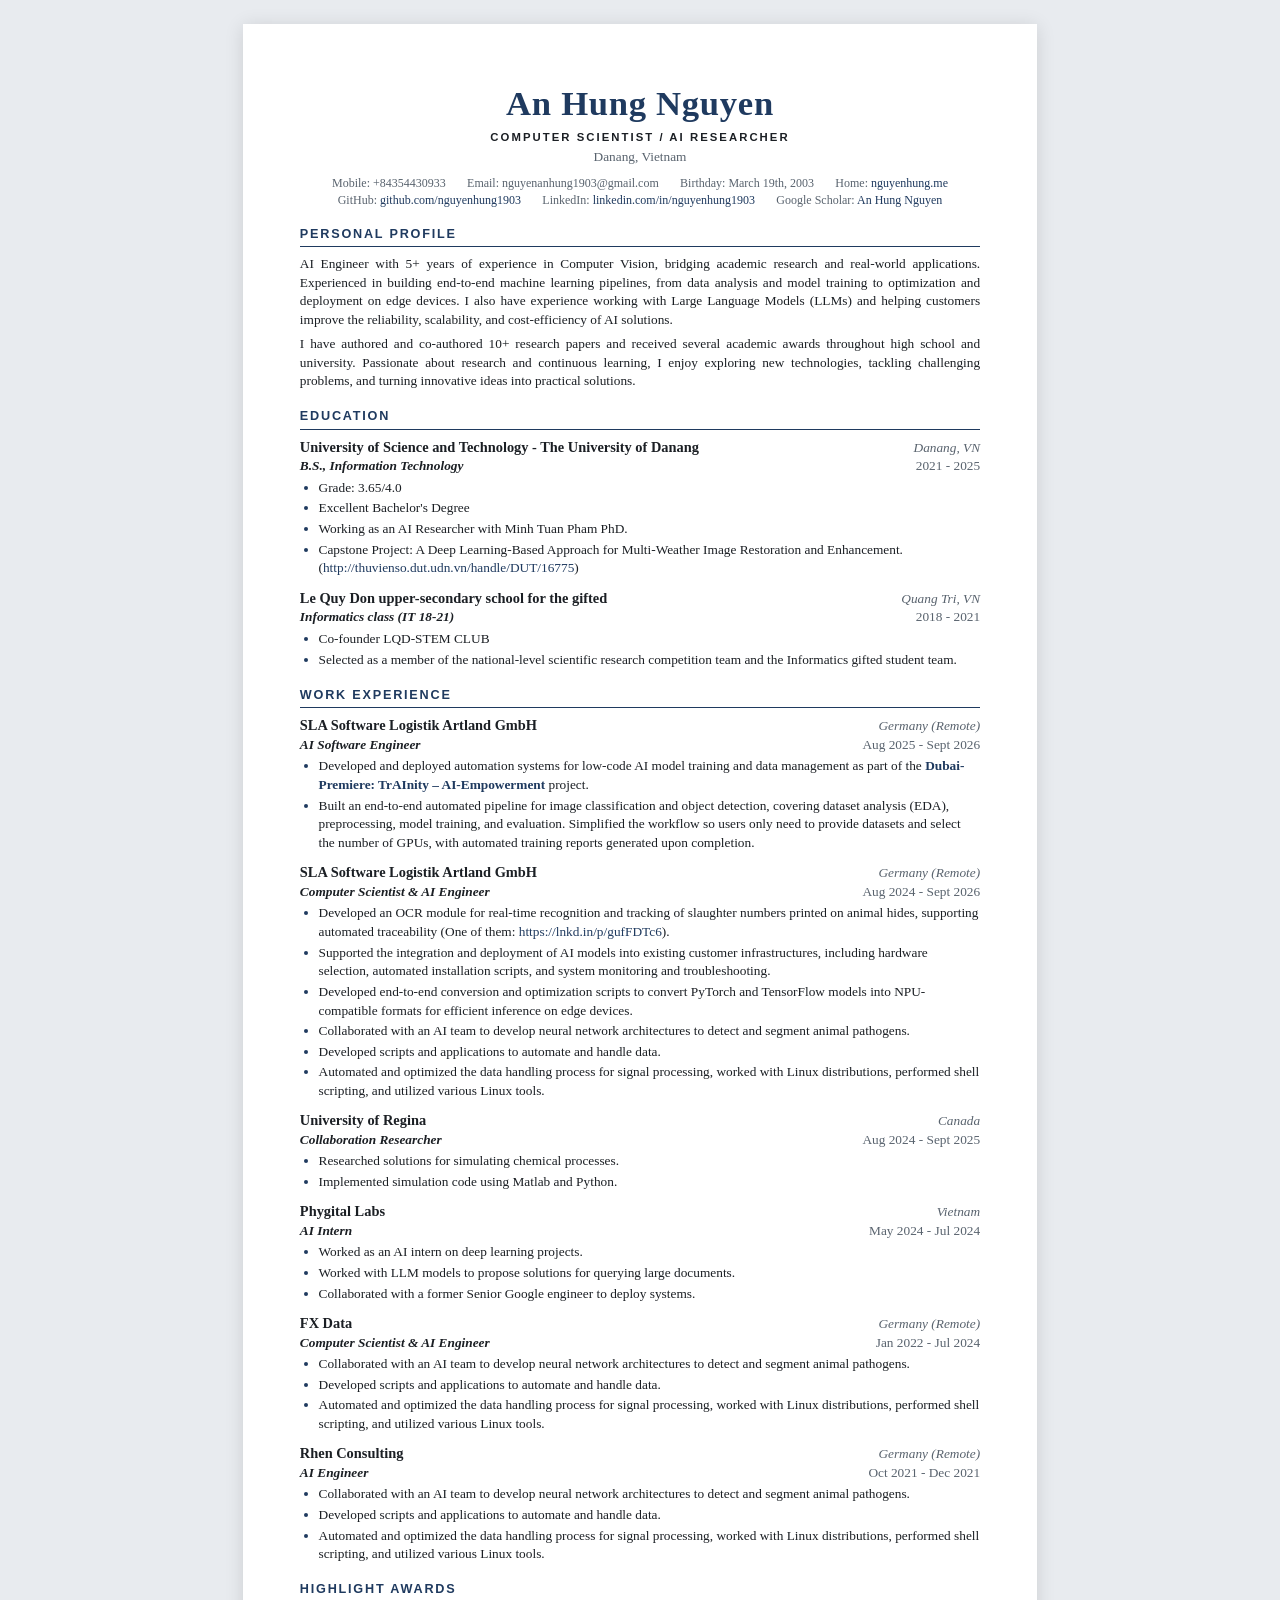
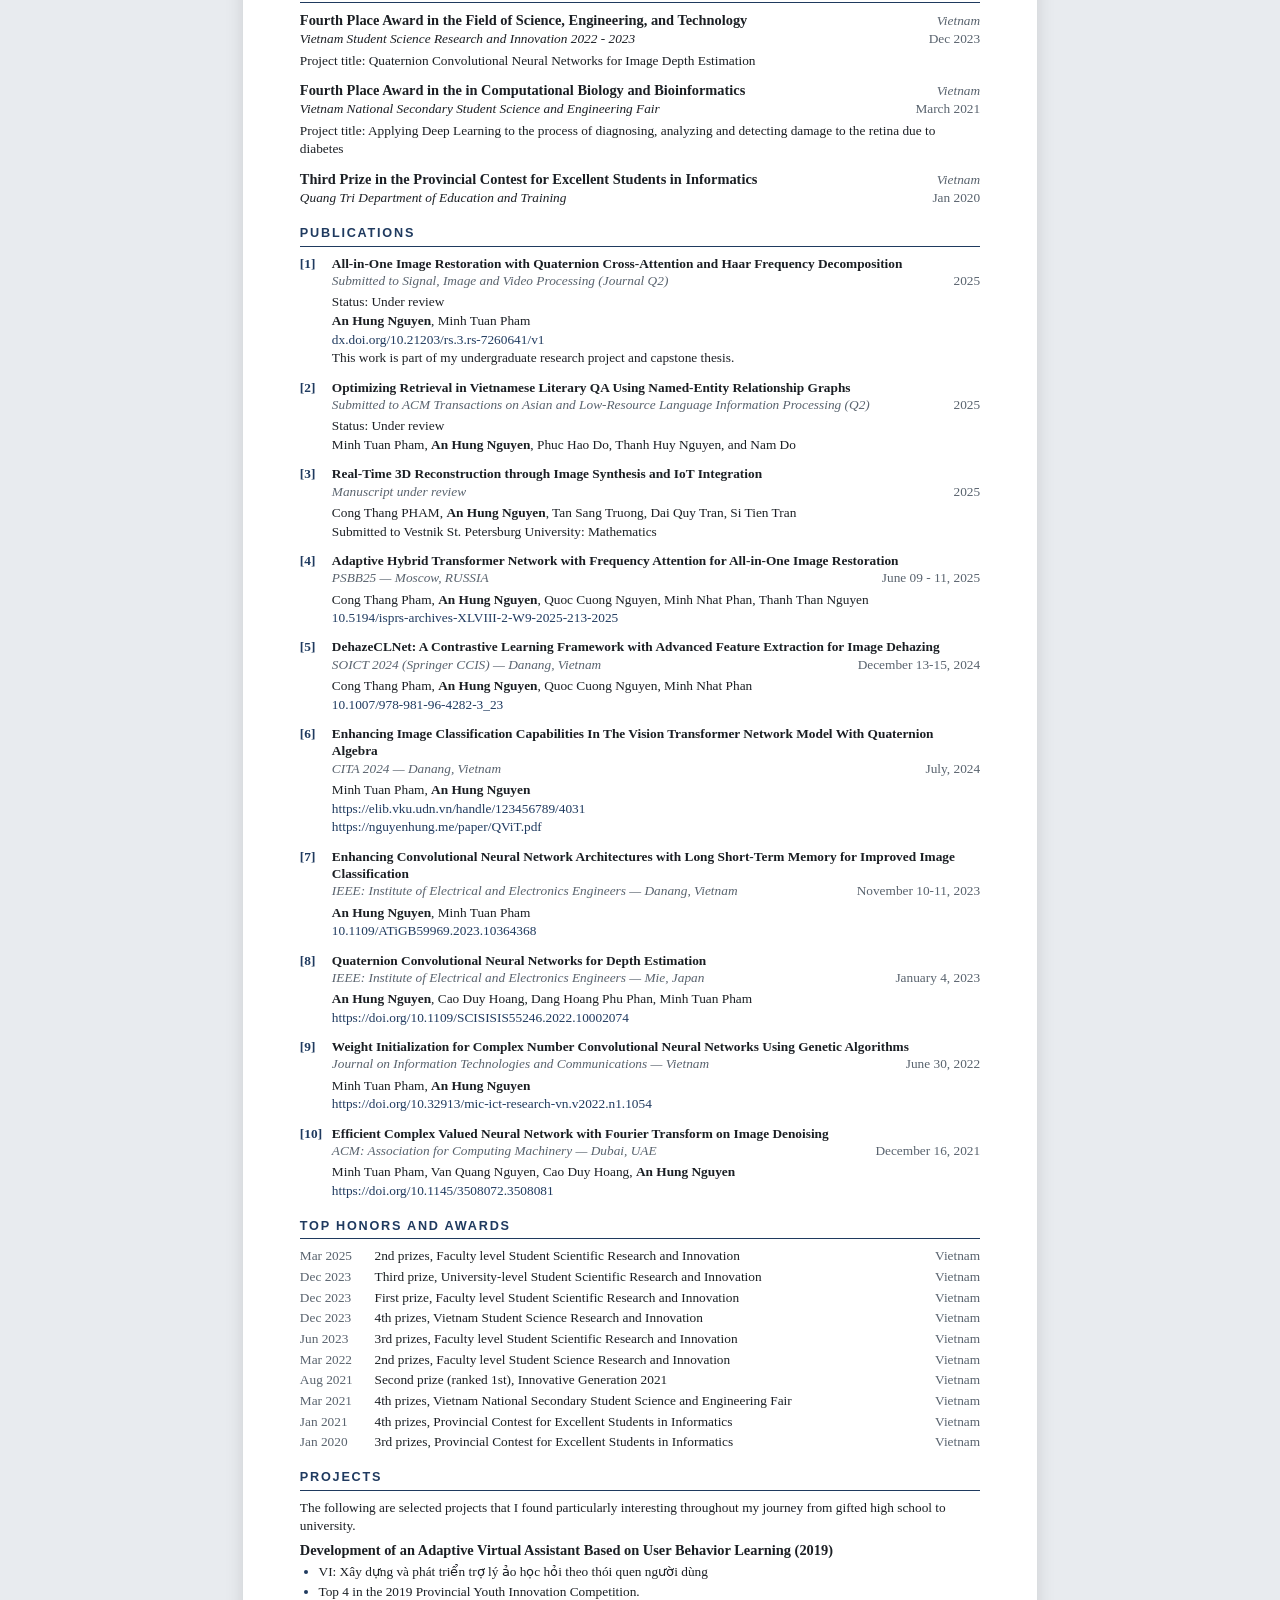
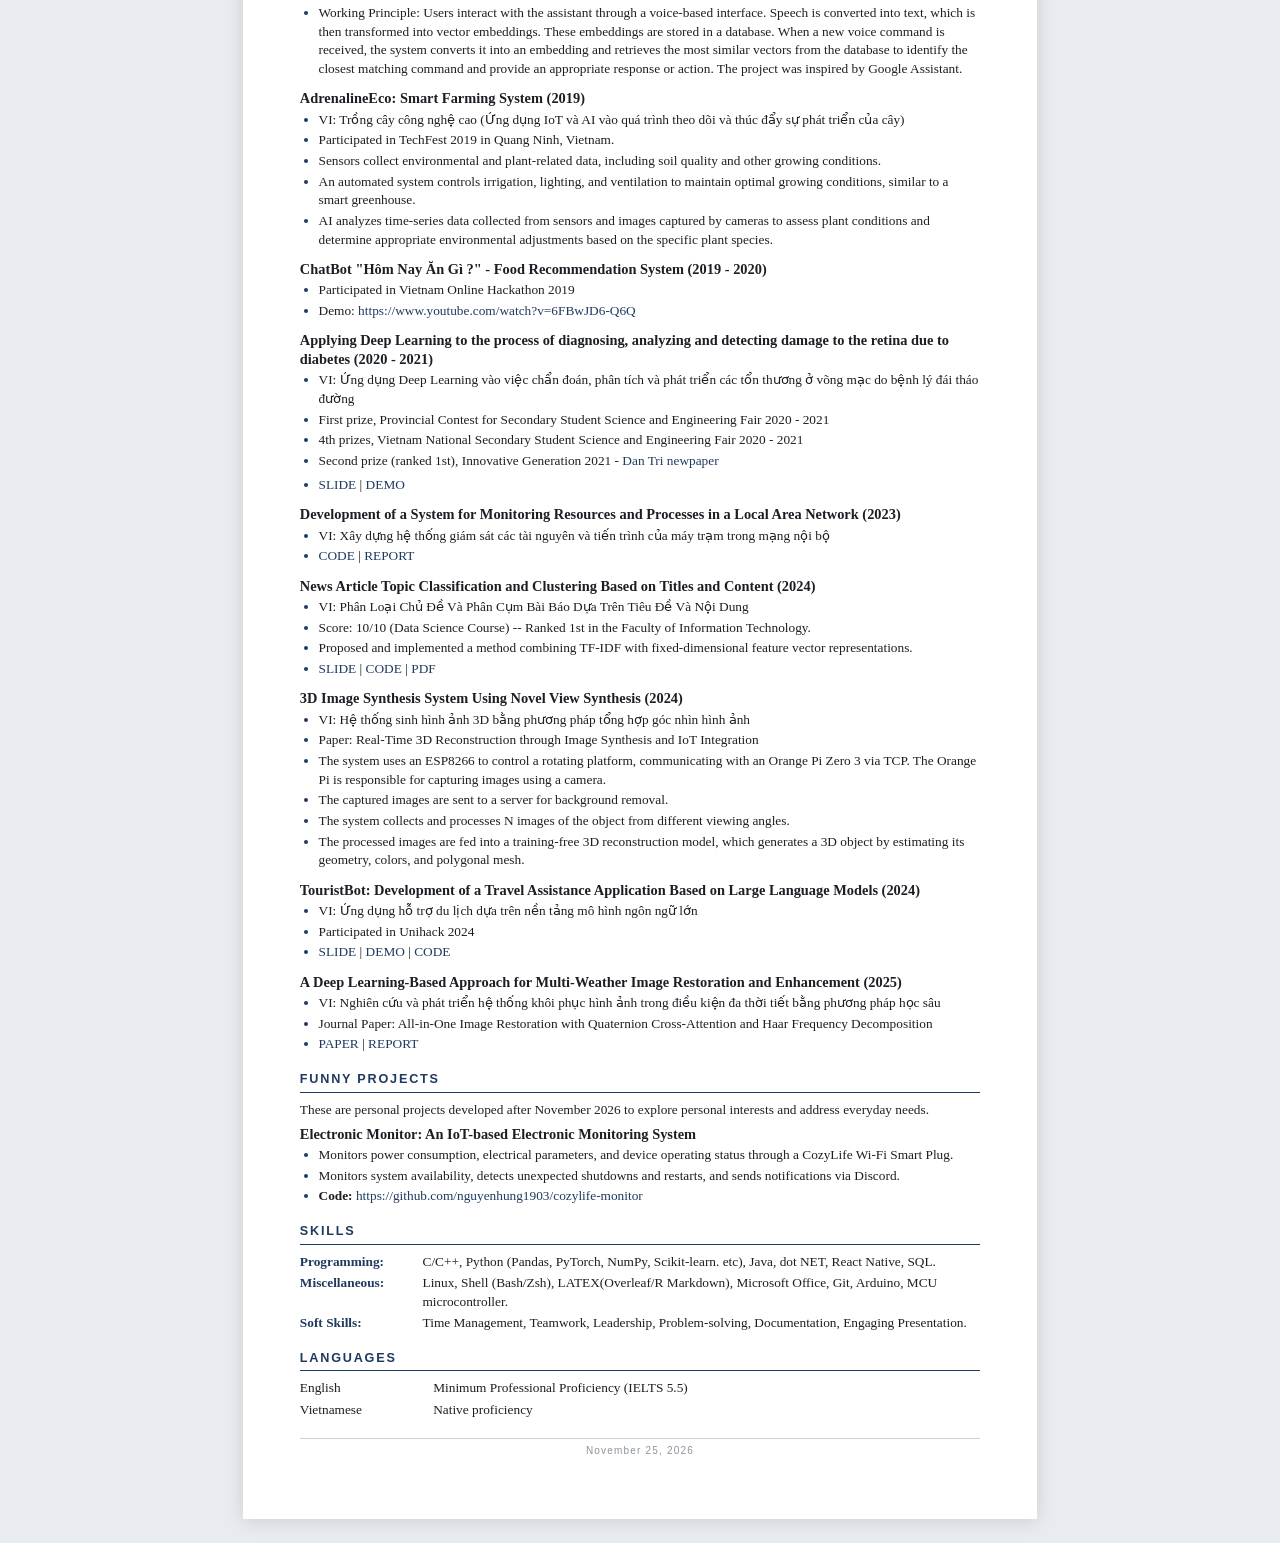
<file: resume.html>
<!DOCTYPE html>
<html lang="en">
<head>
<meta charset="utf-8">
<meta name="viewport" content="width=device-width, initial-scale=1">
<meta name="date" content="2026-11-25">
<title>An Hung Nguyen - Resume</title>
<style>
/* ==========================================================================
   Academic Resume — stylesheet
   Used for both the HTML page and the PDF (WeasyPrint) output.
   Change the variables in :root to re-theme everything.
   ========================================================================== */

:root {
  --ink: #1b1f24;
  --muted: #59636e;
  --accent: #1f3a5f;
  --rule: #c9d1d9;
  --serif: "Source Serif 4", "Libre Baskerville", "Palatino Linotype", Palatino,
           Georgia, "Times New Roman", "Liberation Serif", serif;
  --sans: "Inter", "Helvetica Neue", Arial, "Liberation Sans", sans-serif;
}

/* ---------- Page (PDF) ---------- */
@page {
  size: A4;
  margin: 15mm 15mm 18mm 15mm;
  @bottom-center {
    content: counter(page) " / " counter(pages);
    font-family: var(--sans);
    font-size: 8pt;
    color: #8b949e;
  }
}

/* ---------- Base ---------- */
* { box-sizing: border-box; }

html { font-size: 10pt; }

body {
  margin: 0;
  background: #e8ebef;
  color: var(--ink);
  font-family: var(--serif);
  line-height: 1.4;
  -webkit-font-smoothing: antialiased;
}

.page {
  max-width: 210mm;
  margin: 24px auto;
  padding: 16mm 15mm;
  background: #fff;
  box-shadow: 0 2px 18px rgba(0, 0, 0, 0.12);
}

a { color: var(--accent); text-decoration: none; }
a:hover { text-decoration: underline; }

p { margin: 0 0 4pt; }
strong { font-weight: 700; }

/* ---------- Header ---------- */
.resume-header { text-align: center; margin-bottom: 8pt; }

.resume-header h1 {
  margin: 0;
  font-size: 26pt;
  font-weight: 600;
  letter-spacing: 0.02em;
  color: var(--accent);
  line-height: 1.15;
}

/* "COMPUTER SCIENTIST / AI RESEARCHER" */
.resume-header > p:first-of-type {
  margin: 4pt 0 0;
  font-family: var(--sans);
  font-size: 8.5pt;
  letter-spacing: 0.18em;
  text-transform: uppercase;
  color: var(--ink);
}
.resume-header > p:first-of-type strong { font-weight: 600; }

/* "Danang, Vietnam" */
.resume-header > p:nth-of-type(2) { color: var(--muted); margin-top: 2pt; }

/* contact list on one wrapped line */
.resume-header ul {
  list-style: none;
  margin: 6pt 0 0;
  padding: 0;
  display: flex;
  flex-wrap: wrap;
  justify-content: center;
  font-size: 9pt;
  color: var(--muted);
}
.resume-header li { margin: 0 8pt; }

/* ---------- Sections ---------- */
section { margin-top: 13pt; }

h2 {
  margin: 0 0 6pt;
  padding-bottom: 2pt;
  font-family: var(--sans);
  font-size: 9.5pt;
  font-weight: 700;
  letter-spacing: 0.14em;
  text-transform: uppercase;
  color: var(--accent);
  border-bottom: 1.2pt solid var(--accent);
  break-after: avoid;
}

/* ---------- Entries ---------- */
.entry { margin-bottom: 8pt; break-inside: avoid; }

.entry-head {
  display: flex;
  justify-content: space-between;
  align-items: baseline;
  break-after: avoid;
}
.entry-head h3 {
  margin: 0;
  font-size: 10.8pt;
  font-weight: 700;
  line-height: 1.3;
}
.entry-head .loc {
  margin-left: 12pt;
  font-style: italic;
  color: var(--muted);
  white-space: nowrap;
}

.entry-meta {
  display: flex;
  justify-content: space-between;
  align-items: baseline;
  margin-bottom: 2pt;
  break-after: avoid;
}
.entry-meta .left { font-style: italic; }
.entry-meta .right {
  margin-left: 12pt;
  color: var(--muted);
  white-space: nowrap;
  font-variant-numeric: tabular-nums;
}

ul { margin: 2pt 0 0; padding-left: 14pt; }
li { margin: 1.5pt 0; }
li::marker { color: var(--accent); }

/* ---------- Publications (auto-numbered) ---------- */
#publications { counter-reset: pub; }
#publications .entry { counter-increment: pub; }
#publications .entry-head h3 {
  font-size: 10pt;
  padding-left: 24pt;
  text-indent: -24pt;
}
#publications .entry-head h3::before {
  content: "[" counter(pub) "]";
  display: inline-block;
  width: 24pt;
  text-indent: 0;
  color: var(--accent);
  font-weight: 600;
}
#publications .entry > :not(.entry-head) { margin-left: 24pt; }
#publications ul { list-style: none; padding-left: 0; margin-left: 24pt; }
#publications li { margin: 0; color: var(--ink); }
#publications li:first-child { color: var(--ink); }
#publications .entry-meta .left { color: var(--muted); }

/* ---------- Skills / Languages (label + value rows) ---------- */
#skills ul, #languages ul { list-style: none; padding-left: 0; }
#skills li, #languages li { display: flex; margin: 2pt 0; }
#skills li strong { flex: 0 0 92pt; color: var(--accent); }

/* ---------- Top honors (date + text rows) ---------- */

#top-honors-and-awards ul {
    list-style: none;
    padding-left: 0;
    break-inside: avoid;
}

#top-honors-and-awards li {
    display: flex;
    align-items: baseline;
    margin: 1.5pt 0;
    gap: 4pt;
}

#top-honors-and-awards .date {
    flex: 0 0 52pt;
    color: var(--muted);
    font-variant-numeric: tabular-nums;
}

#top-honors-and-awards .right {
    margin-left: auto;
    color: var(--muted);
    white-space: nowrap;
}


/* ---------- languages (language + level) ---------- */
#languages li {
    display: grid;
    grid-template-columns: 120px 1fr;
    align-items: center;
    gap: 1rem;
}

#languages li .language {
    min-width: 120px;
}

/* ---------- Footer ---------- */
.resume-footer { margin-top: 14pt; text-align: center; }
.resume-footer hr {
  border: 0;
  border-top: 0.6pt solid var(--rule);
  margin: 0 0 4pt;
}
.resume-footer p {
  margin: 0;
  font-family: var(--sans);
  font-size: 7.5pt;
  letter-spacing: 0.12em;
  color: #8b949e;
}

/* ---------- Print / PDF ---------- */
@media print {
  body { background: none; }
  .page { margin: 0; padding: 0; max-width: none; box-shadow: none; }
  a { color: var(--accent); }
}

/* ---------- Small screens ---------- */
@media (max-width: 640px) {
  .page { margin: 0; padding: 20px 16px; box-shadow: none; }
  .entry-head, .entry-meta { flex-direction: column; }
  .entry-head .loc, .entry-meta .right { margin-left: 0; }
  #publications .entry > :not(.entry-head) { margin-left: 0; }
}

</style>
</head>
<body>
<div class="page">
<header class="resume-header"><h1>An Hung Nguyen</h1>
<p><strong>COMPUTER SCIENTIST / AI RESEARCHER</strong></p>
<p>Danang, Vietnam</p>
<ul>
<li>Mobile: +84354430933</li>
<li>Email: nguyenanhung1903@gmail.com</li>
<li>Birthday: March 19th, 2003</li>
<li>Home: <a href="https://nguyenhung.me">nguyenhung.me</a></li>
<li>GitHub: <a href="https://github.com/nguyenhung1903">github.com/nguyenhung1903</a></li>
<li>LinkedIn: <a href="https://linkedin.com/in/nguyenhung1903">linkedin.com/in/nguyenhung1903</a></li>
<li>Google Scholar: <a href="https://scholar.google.com/citations?user=OLV8FnYAAAAJ&amp;hl=en">An Hung Nguyen</a></li>
</ul>
</header>
<section id="personal-profile"><h2>Personal Profile</h2><p style="text-align: justify;">
AI Engineer with 5+ years of experience in Computer Vision, bridging academic research and real-world applications. Experienced in building end-to-end machine learning pipelines, from data analysis and model training to optimization and deployment on edge devices. I also have experience working with Large Language Models (LLMs) and helping customers improve the reliability, scalability, and cost-efficiency of AI solutions.
</p>
<p style="text-align: justify;">
I have authored and co-authored 10+ research papers and received several academic awards throughout high school and university. Passionate about research and continuous learning, I enjoy exploring new technologies, tackling challenging problems, and turning innovative ideas into practical solutions.
</p>

</section>
<section id="education"><h2>Education</h2><div class="entry"><div class="entry-head"><h3>University of Science and Technology - The University of Danang</h3><span class="loc">Danang, VN</span></div><div class="entry-meta"><span class="left"><strong>B.S., Information Technology</strong></span><span class="right">2021 - 2025</span></div><ul>
<li>Grade: 3.65/4.0</li>
<li>Excellent Bachelor's Degree</li>
<li>Working as an AI Researcher with Minh Tuan Pham PhD.</li>
<li>Capstone Project: A Deep Learning-Based Approach for Multi-Weather Image Restoration and Enhancement. (<a href="http://thuvienso.dut.udn.vn/handle/DUT/16775">http://thuvienso.dut.udn.vn/handle/DUT/16775</a>)</li>
</ul>
<!-- - Courses: Data Science, Programming for Data Science, Knowledge Representation and Reasoning, Statistical Theory and Methods, Learning Skills through Case Studies, Artificial Intelligence, Machine Learning, Statistical Learning -->

</div><div class="entry"><div class="entry-head"><h3>Le Quy Don upper-secondary school for the gifted</h3><span class="loc">Quang Tri, VN</span></div><div class="entry-meta"><span class="left"><strong>Informatics class (IT 18-21)</strong></span><span class="right">2018 - 2021</span></div><ul>
<li>Co-founder LQD-STEM CLUB </li>
</ul>
<!-- - Specialised in Biology, Informatics, and Mathematics with Computer Science -->
<ul>
<li>Selected as a member of the national-level scientific research competition team and the Informatics gifted student team.</li>
</ul>
</div></section>
<section id="work-experience"><h2>Work Experience</h2><div class="entry"><div class="entry-head"><h3>SLA Software Logistik Artland GmbH</h3><span class="loc">Germany (Remote)</span></div><div class="entry-meta"><span class="left"><strong>AI Software Engineer</strong></span><span class="right">Aug 2025 - Sept 2026</span></div><ul>
<li>Developed and deployed automation systems for low-code AI model training and data management as part of the <a href="https://lnkd.in/p/gYsuJ6rw"><strong>Dubai-Premiere: TrAInity – AI-Empowerment</strong></a> project.</li>
<li>Built an end-to-end automated pipeline for image classification and object detection, covering dataset analysis (EDA), preprocessing, model training, and evaluation. Simplified the workflow so users only need to provide datasets and select the number of GPUs, with automated training reports generated upon completion.</li>
</ul>
</div><div class="entry"><div class="entry-head"><h3>SLA Software Logistik Artland GmbH</h3><span class="loc">Germany (Remote)</span></div><div class="entry-meta"><span class="left"><strong>Computer Scientist &amp; AI Engineer</strong></span><span class="right">Aug 2024 - Sept 2026</span></div><ul>
<li>Developed an OCR module for real-time recognition and tracking of slaughter numbers printed on animal hides, supporting automated traceability (One of them: <a href="https://lnkd.in/p/gufFDTc6">https://lnkd.in/p/gufFDTc6</a>).</li>
<li>Supported the integration and deployment of AI models into existing customer infrastructures, including hardware selection, automated installation scripts, and system monitoring and troubleshooting.</li>
<li>Developed end-to-end conversion and optimization scripts to convert PyTorch and TensorFlow models into NPU-compatible formats for efficient inference on edge devices.</li>
<li>Collaborated with an AI team to develop neural network architectures to detect and segment animal pathogens.</li>
<li>Developed scripts and applications to automate and handle data.</li>
<li>Automated and optimized the data handling process for signal processing, worked with Linux distributions, performed shell scripting, and utilized various Linux tools.</li>
</ul>
</div><div class="entry"><div class="entry-head"><h3>University of Regina</h3><span class="loc">Canada</span></div><div class="entry-meta"><span class="left"><strong>Collaboration Researcher</strong></span><span class="right">Aug 2024 - Sept 2025</span></div><ul>
<li>Researched solutions for simulating chemical processes.</li>
<li>Implemented simulation code using Matlab and Python.</li>
</ul>
</div><div class="entry"><div class="entry-head"><h3>Phygital Labs</h3><span class="loc">Vietnam</span></div><div class="entry-meta"><span class="left"><strong>AI Intern</strong></span><span class="right">May 2024 - Jul 2024</span></div><ul>
<li>Worked as an AI intern on deep learning projects.</li>
<li>Worked with LLM models to propose solutions for querying large documents.</li>
<li>Collaborated with a former Senior Google engineer to deploy systems.</li>
</ul>
</div><div class="entry"><div class="entry-head"><h3>FX Data</h3><span class="loc">Germany (Remote)</span></div><div class="entry-meta"><span class="left"><strong>Computer Scientist &amp; AI Engineer</strong></span><span class="right">Jan 2022 - Jul 2024</span></div><ul>
<li>Collaborated with an AI team to develop neural network architectures to detect and segment animal pathogens.</li>
<li>Developed scripts and applications to automate and handle data.</li>
<li>Automated and optimized the data handling process for signal processing, worked with Linux distributions, performed shell scripting, and utilized various Linux tools.</li>
</ul>
</div><div class="entry"><div class="entry-head"><h3>Rhen Consulting</h3><span class="loc">Germany (Remote)</span></div><div class="entry-meta"><span class="left"><strong>AI Engineer</strong></span><span class="right">Oct 2021 - Dec 2021</span></div><ul>
<li>Collaborated with an AI team to develop neural network architectures to detect and segment animal pathogens.</li>
<li>Developed scripts and applications to automate and handle data.</li>
<li>Automated and optimized the data handling process for signal processing, worked with Linux distributions, performed shell scripting, and utilized various Linux tools.</li>
</ul>
</div></section>
<section id="highlight-awards"><h2>Highlight Awards</h2><div class="entry"><div class="entry-head"><h3>Fourth Place Award in the Field of Science, Engineering, and Technology</h3><span class="loc">Vietnam</span></div><div class="entry-meta"><span class="left">Vietnam Student Science Research and Innovation 2022 - 2023</span><span class="right">Dec 2023</span></div><p>Project title: Quaternion Convolutional Neural Networks for Image Depth Estimation</p>
</div><div class="entry"><div class="entry-head"><h3>Fourth Place Award in the in Computational Biology and Bioinformatics</h3><span class="loc">Vietnam</span></div><div class="entry-meta"><span class="left">Vietnam National Secondary Student Science and Engineering Fair</span><span class="right">March 2021</span></div><p>Project title: Applying Deep Learning to the process of diagnosing, analyzing and detecting damage to the retina due to diabetes</p>
</div><div class="entry"><div class="entry-head"><h3>Third Prize in the Provincial Contest for Excellent Students in Informatics</h3><span class="loc">Vietnam</span></div><div class="entry-meta"><span class="left">Quang Tri Department of Education and Training</span><span class="right">Jan 2020</span></div></div></section>
<section id="publications"><h2>Publications</h2><div class="entry"><div class="entry-head"><h3>All-in-One Image Restoration with Quaternion Cross-Attention and Haar Frequency Decomposition</h3></div><div class="entry-meta"><span class="left">Submitted to Signal, Image and Video Processing (Journal Q2)</span><span class="right">2025</span></div><ul>
<li>Status: Under review</li>
<li><strong>An Hung Nguyen</strong>, Minh Tuan Pham</li>
<li><a href="https://dx.doi.org/10.21203/rs.3.rs-7260641/v1">dx.doi.org/10.21203/rs.3.rs-7260641/v1</a></li>
<li>This work is part of my undergraduate research project and capstone thesis.</li>
</ul>
</div><div class="entry"><div class="entry-head"><h3>Optimizing Retrieval in Vietnamese Literary QA Using Named-Entity Relationship Graphs</h3></div><div class="entry-meta"><span class="left">Submitted to ACM Transactions on Asian and Low-Resource Language Information Processing (Q2)</span><span class="right">2025</span></div><ul>
<li>Status: Under review</li>
<li>Minh Tuan Pham, <strong>An Hung Nguyen</strong>, Phuc Hao Do, Thanh Huy Nguyen, and Nam Do</li>
</ul>
</div><div class="entry"><div class="entry-head"><h3>Real-Time 3D Reconstruction through Image Synthesis and IoT Integration</h3></div><div class="entry-meta"><span class="left">Manuscript under review</span><span class="right">2025</span></div><ul>
<li>Cong Thang PHAM, <strong>An Hung Nguyen</strong>, Tan Sang Truong, Dai Quy Tran, Si Tien Tran</li>
<li>Submitted to Vestnik St. Petersburg University: Mathematics</li>
</ul>
</div><div class="entry"><div class="entry-head"><h3>Adaptive Hybrid Transformer Network with Frequency Attention for All-in-One Image Restoration</h3></div><div class="entry-meta"><span class="left">PSBB25 — Moscow, RUSSIA</span><span class="right">June 09 - 11, 2025</span></div><ul>
<li>Cong Thang Pham, <strong>An Hung Nguyen</strong>, Quoc Cuong Nguyen, Minh Nhat Phan, Thanh Than Nguyen</li>
<li><a href="https://doi.org/10.5194/isprs-archives-XLVIII-2-W9-2025-213-2025">10.5194/isprs-archives-XLVIII-2-W9-2025-213-2025</a></li>
</ul>
</div><div class="entry"><div class="entry-head"><h3>DehazeCLNet: A Contrastive Learning Framework with Advanced Feature Extraction for Image Dehazing</h3></div><div class="entry-meta"><span class="left">SOICT 2024 (Springer CCIS) — Danang, Vietnam</span><span class="right">December 13-15, 2024</span></div><ul>
<li>Cong Thang Pham, <strong>An Hung Nguyen</strong>, Quoc Cuong Nguyen, Minh Nhat Phan</li>
<li><a href="https://doi.org/10.1007/978-981-96-4282-3_23">10.1007/978-981-96-4282-3_23</a></li>
</ul>
</div><div class="entry"><div class="entry-head"><h3>Enhancing Image Classification Capabilities In The Vision Transformer Network Model With Quaternion Algebra</h3></div><div class="entry-meta"><span class="left">CITA 2024 — Danang, Vietnam</span><span class="right">July, 2024</span></div><ul>
<li>Minh Tuan Pham, <strong>An Hung Nguyen</strong></li>
<li><a href="https://elib.vku.udn.vn/handle/123456789/4031">https://elib.vku.udn.vn/handle/123456789/4031</a></li>
<li><a href="https://nguyenhung.me/paper/QViT.pdf">https://nguyenhung.me/paper/QViT.pdf</a></li>
</ul>
</div><div class="entry"><div class="entry-head"><h3>Enhancing Convolutional Neural Network Architectures with Long Short-Term Memory for Improved Image Classification</h3></div><div class="entry-meta"><span class="left">IEEE: Institute of Electrical and Electronics Engineers — Danang, Vietnam</span><span class="right">November 10-11, 2023</span></div><ul>
<li><strong>An Hung Nguyen</strong>, Minh Tuan Pham</li>
<li><a href="https://doi.org/10.1109/ATiGB59969.2023.10364368">10.1109/ATiGB59969.2023.10364368</a></li>
</ul>
</div><div class="entry"><div class="entry-head"><h3>Quaternion Convolutional Neural Networks for Depth Estimation</h3></div><div class="entry-meta"><span class="left">IEEE: Institute of Electrical and Electronics Engineers — Mie, Japan</span><span class="right">January 4, 2023</span></div><ul>
<li><strong>An Hung Nguyen</strong>, Cao Duy Hoang, Dang Hoang Phu Phan, Minh Tuan Pham</li>
<li><a href="https://doi.org/10.1109/SCISISIS55246.2022.10002074">https://doi.org/10.1109/SCISISIS55246.2022.10002074</a></li>
</ul>
</div><div class="entry"><div class="entry-head"><h3>Weight Initialization for Complex Number Convolutional Neural Networks Using Genetic Algorithms</h3></div><div class="entry-meta"><span class="left">Journal on Information Technologies and Communications — Vietnam</span><span class="right">June 30, 2022</span></div><ul>
<li>Minh Tuan Pham, <strong>An Hung Nguyen</strong></li>
<li><a href="https://doi.org/10.32913/mic-ict-research-vn.v2022.n1.1054">https://doi.org/10.32913/mic-ict-research-vn.v2022.n1.1054</a></li>
</ul>
</div><div class="entry"><div class="entry-head"><h3>Efficient Complex Valued Neural Network with Fourier Transform on Image Denoising</h3></div><div class="entry-meta"><span class="left">ACM: Association for Computing Machinery — Dubai, UAE</span><span class="right">December 16, 2021</span></div><ul>
<li>Minh Tuan Pham, Van Quang Nguyen, Cao Duy Hoang, <strong>An Hung Nguyen</strong></li>
<li><a href="https://doi.org/10.1145/3508072.3508081">https://doi.org/10.1145/3508072.3508081</a></li>
</ul>
</div></section>
<section id="top-honors-and-awards"><h2>Top honors and awards</h2><ul>
<li><span class="date">Mar 2025</span><span>2nd prizes, Faculty level Student Scientific Research and Innovation</span><span class="right">Vietnam</span></li>
<li><span class="date">Dec 2023</span><span>Third prize, University-level Student Scientific Research and Innovation</span><span class="right">Vietnam</span></li>
<li><span class="date">Dec 2023</span><span>First prize, Faculty level Student Scientific Research and Innovation</span><span class="right">Vietnam</span></li>
<li><span class="date">Dec 2023</span><span>4th prizes, Vietnam Student Science Research and Innovation</span><span class="right">Vietnam</span></li>
<li><span class="date">Jun 2023</span><span>3rd prizes, Faculty level Student Scientific Research and Innovation</span><span class="right">Vietnam</span></li>
<li><span class="date">Mar 2022</span><span>2nd prizes, Faculty level Student Science Research and Innovation</span><span class="right">Vietnam</span></li>
<li><span class="date">Aug 2021</span><span>Second prize (ranked 1st), Innovative Generation 2021</span><span class="right">Vietnam</span></li>
<li><span class="date">Mar 2021</span><span>4th prizes, Vietnam National Secondary Student Science and Engineering Fair</span><span class="right">Vietnam</span></li>
<li><span class="date">Jan 2021</span><span>4th prizes, Provincial Contest for Excellent Students in Informatics</span><span class="right">Vietnam</span></li>
<li><span class="date">Jan 2020</span><span>3rd prizes, Provincial Contest for Excellent Students in Informatics</span><span class="right">Vietnam</span></li>
</ul>
</section>
<section id="projects"><h2>Projects</h2><p>The following are selected projects that I found particularly interesting throughout my journey from gifted high school to university.</p>
<div class="entry"><div class="entry-head"><h3>Development of an Adaptive Virtual Assistant Based on User Behavior Learning (2019)</h3></div><ul>
<li>VI: Xây dựng và phát triển trợ lý ảo học hỏi theo thói quen người dùng</li>
<li>Top 4 in the 2019 Provincial Youth Innovation Competition.</li>
<li>Working Principle: Users interact with the assistant through a voice-based interface. Speech is converted into text, which is then transformed into vector embeddings. These embeddings are stored in a database. When a new voice command is received, the system converts it into an embedding and retrieves the most similar vectors from the database to identify the closest matching command and provide an appropriate response or action. The project was inspired by Google Assistant.</li>
</ul>
</div><div class="entry"><div class="entry-head"><h3>AdrenalineEco: Smart Farming System (2019)</h3></div><ul>
<li>VI: Trồng cây công nghệ cao (Ứng dụng IoT và AI vào quá trình theo dõi và thúc đẩy sự phát triển của cây) </li>
<li>Participated in TechFest 2019 in Quang Ninh, Vietnam.</li>
<li>Sensors collect environmental and plant-related data, including soil quality and other growing conditions.</li>
<li>An automated system controls irrigation, lighting, and ventilation to maintain optimal growing conditions, similar to a smart greenhouse.</li>
<li>AI analyzes time-series data collected from sensors and images captured by cameras to assess plant conditions and determine appropriate environmental adjustments based on the specific plant species.</li>
</ul>
</div><div class="entry"><div class="entry-head"><h3>ChatBot "Hôm Nay Ăn Gì ?" - Food Recommendation System (2019 - 2020)</h3></div><ul>
<li>Participated in Vietnam Online Hackathon 2019</li>
<li>Demo: <a href="https://www.youtube.com/watch?v=6FBwJD6-Q6Q">https://www.youtube.com/watch?v=6FBwJD6-Q6Q</a></li>
</ul>
</div><div class="entry"><div class="entry-head"><h3>Applying Deep Learning to the process of diagnosing, analyzing and detecting damage to the retina due to diabetes (2020 - 2021)</h3></div><ul>
<li>VI: Ứng dụng Deep Learning vào việc chẩn đoán, phân tích và phát triển các tổn thương ở võng mạc do bệnh lý đái tháo đường</li>
<li>First prize, Provincial Contest for Secondary Student Science and Engineering Fair 2020 - 2021</li>
<li>4th prizes, Vietnam National Secondary Student Science and Engineering Fair 2020 - 2021</li>
<li>
<p>Second prize (ranked 1st), Innovative Generation 2021 - <a href="https://dantri.com.vn/giao-duc/vinh-danh-nhom-tac-gia-co-y-tuong-xuat-sac-ve-cong-nghe-thong-tin-20210821135629502.htm">Dan Tri newpaper</a></p>
</li>
<li>
<p><a href="https://docs.google.com/presentation/d/1OXbT9jXM4C4V85QtYsn79qnuq1YvbzftlXflIQXyuA8/edit?slide=id.p1#slide=id.p1">SLIDE</a> | <a href="https://drive.google.com/file/d/1bqQsUb6XA5Zqh5UlObnI6hxdcHDIsPGq/view?usp=sharing">DEMO</a></p>
</li>
</ul>
</div><div class="entry"><div class="entry-head"><h3>Development of a System for Monitoring Resources and Processes in a Local Area Network (2023)</h3></div><ul>
<li>VI: Xây dựng hệ thống giám sát các tài nguyên và tiến trình của máy trạm trong mạng nội bộ</li>
<li><a href="https://github.com/nguyenhung1903/PBL4-SystemMonitor">CODE</a> | <a href="https://drive.google.com/file/d/1EVyNs09iu4SQNgZJ4eh6A-28RRg1Qxdg/view?usp=sharing">REPORT</a></li>
</ul>
</div><div class="entry"><div class="entry-head"><h3>News Article Topic Classification and Clustering Based on Titles and Content (2024)</h3></div><ul>
<li>VI: Phân Loại Chủ Đề Và Phân Cụm Bài Báo Dựa Trên Tiêu Đề Và Nội Dung</li>
<li>Score: 10/10 (Data Science Course) -- Ranked 1st in the Faculty of Information Technology.</li>
<li>Proposed and implemented a method combining TF-IDF with fixed-dimensional feature vector representations.</li>
<li><a href="https://github.com/nguyenhung1903/NewsCategoryClassification/raw/refs/heads/main/Team21_KHDL_Presentation_Final.pptx">SLIDE</a> | <a href="https://github.com/nguyenhung1903/NewsCategoryClassification">CODE</a> | <a href="https://github.com/nguyenhung1903/NewsCategoryClassification/blob/main/TieuLuanKHDL_Team21_21TDT.pdf">PDF</a></li>
</ul>
</div><div class="entry"><div class="entry-head"><h3>3D Image Synthesis System Using Novel View Synthesis (2024)</h3></div><ul>
<li>VI: Hệ thống sinh hình ảnh 3D bằng phương pháp tổng hợp góc nhìn hình ảnh</li>
<li>Paper: Real-Time 3D Reconstruction through Image Synthesis and IoT Integration</li>
<li>The system uses an ESP8266 to control a rotating platform, communicating with an Orange Pi Zero 3 via TCP. The Orange Pi is responsible for capturing images using a camera.</li>
<li>The captured images are sent to a server for background removal.</li>
<li>The system collects and processes N images of the object from different viewing angles.</li>
<li>The processed images are fed into a training-free 3D reconstruction model, which generates a 3D object by estimating its geometry, colors, and polygonal mesh.</li>
</ul>
</div><div class="entry"><div class="entry-head"><h3>TouristBot: Development of a Travel Assistance Application Based on Large Language Models (2024)</h3></div><ul>
<li>VI: Ứng dụng hỗ trợ du lịch dựa trên nền tảng mô hình ngôn ngữ lớn</li>
<li>Participated in Unihack 2024</li>
<li><a href="https://docs.google.com/presentation/d/1cFdm28Rufot77ixj55EMKOOrOxXsA3OcqOVzuuT0EPs/edit?usp=sharing">SLIDE</a> | <a href="https://www.youtube.com/watch?v=XX2DDarsbmA">DEMO</a> | <a href="https://github.com/DuLichVoiChatBot/touristbot-code">CODE</a></li>
</ul>
</div><div class="entry"><div class="entry-head"><h3>A Deep Learning-Based Approach for Multi-Weather Image Restoration and Enhancement (2025)</h3></div><ul>
<li>VI: Nghiên cứu và phát triển hệ thống khôi phục hình ảnh trong điều kiện đa thời tiết bằng phương pháp học sâu</li>
<li>Journal Paper: All-in-One Image Restoration with Quaternion Cross-Attention and Haar Frequency Decomposition</li>
<li><a href="https://dx.doi.org/10.21203/rs.3.rs-7260641/v1">PAPER</a> | <a href="http://thuvienso.dut.udn.vn/handle/DUT/16775">REPORT</a></li>
</ul>
</div></section>
<section id="funny-projects"><h2>Funny Projects</h2><p>These are personal projects developed after November 2026 to explore personal interests and address everyday needs.</p>
<div class="entry"><div class="entry-head"><h3>Electronic Monitor: An IoT-based Electronic Monitoring System</h3></div><ul>
<li>Monitors power consumption, electrical parameters, and device operating status through a CozyLife Wi-Fi Smart Plug.</li>
<li>Monitors system availability, detects unexpected shutdowns and restarts, and sends notifications via Discord.</li>
<li><strong>Code:</strong> <a href="https://github.com/nguyenhung1903/cozylife-monitor">https://github.com/nguyenhung1903/cozylife-monitor</a></li>
</ul>
</div></section>
<section id="skills"><h2>Skills</h2><ul>
<li><strong>Programming:</strong> C/C++, Python (Pandas, PyTorch, NumPy, Scikit-learn. etc), Java, dot NET, React Native, SQL.</li>
<li><strong>Miscellaneous:</strong> Linux, Shell (Bash/Zsh), LATEX(Overleaf/R Markdown), Microsoft Office, Git, Arduino, MCU microcontroller.</li>
<li><strong>Soft Skills:</strong> Time Management, Teamwork, Leadership, Problem-solving, Documentation, Engaging Presentation.</li>
</ul>
</section>
<section id="languages"><h2>Languages</h2><ul>
<li><span class="language">English</span><span>Minimum Professional Proficiency (IELTS 5.5)</span></li>
<li><span class="language">Vietnamese</span><span>Native proficiency</span></li>
</ul></section>
<footer class="resume-footer"><hr /><p class="generated">November 25, 2026</p></footer>
</div>
</body>
</html>
</file>
